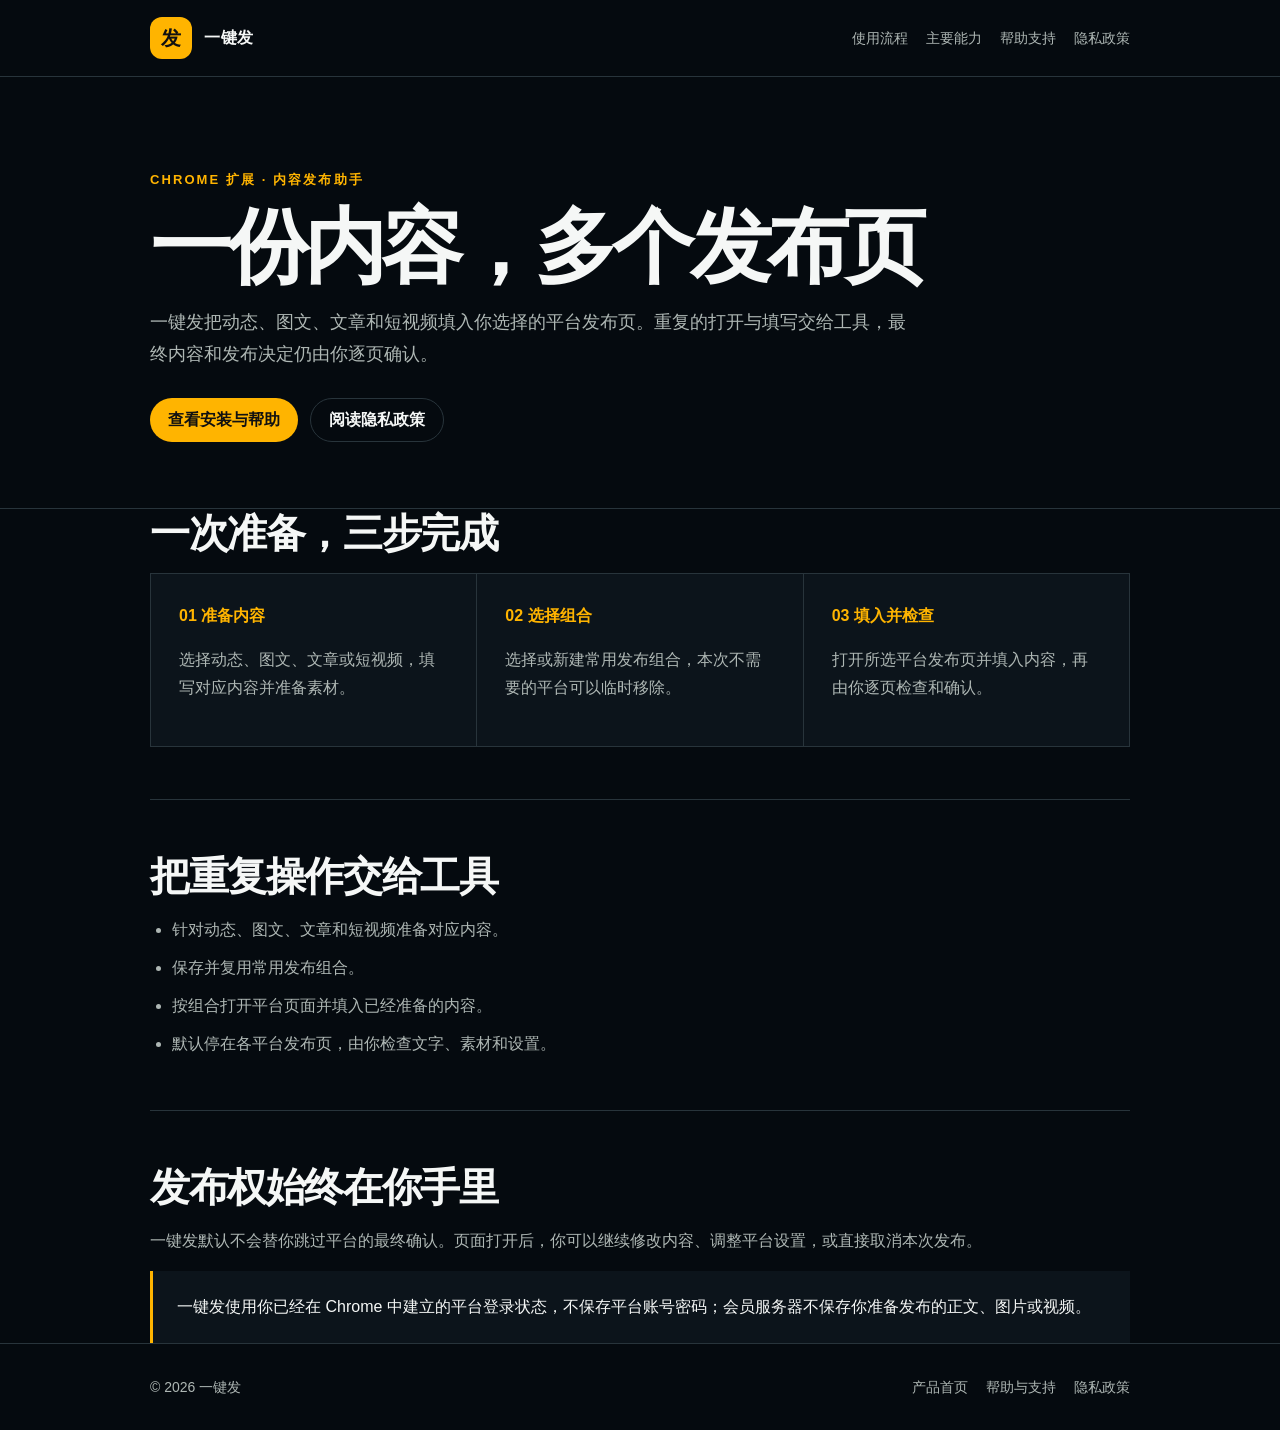
<file: index.html>
<!doctype html>
<html lang="zh-CN">
<head><meta charset="utf-8"><meta name="viewport" content="width=device-width,initial-scale=1"><title>一键发｜一次准备，多平台发布</title><meta name="description" content="一键发把动态、图文、文章和短视频填入多个内容平台发布页，由你逐页检查并确认发布。"><link rel="stylesheet" href="./styles.css"></head>
<body>
  <header><div class="shell nav"><a class="brand" href="./"><span class="brand-mark">发</span><span>一键发</span></a><nav aria-label="页面导航"><a href="#workflow">使用流程</a><a href="#capabilities">主要能力</a><a href="./support/">帮助支持</a><a href="./privacy/">隐私政策</a></nav></div></header>
  <div class="hero"><div class="shell"><span class="eyebrow">CHROME 扩展 · 内容发布助手</span><h1>一份内容，多个发布页</h1><p class="lead">一键发把动态、图文、文章和短视频填入你选择的平台发布页。重复的打开与填写交给工具，最终内容和发布决定仍由你逐页确认。</p><div class="actions"><a class="button" href="./support/">查看安装与帮助</a><a class="button secondary" href="./privacy/">阅读隐私政策</a></div></div></div>
  <main class="shell">
    <section id="workflow"><h2>一次准备，三步完成</h2><div class="steps"><article><b>01 准备内容</b><p>选择动态、图文、文章或短视频，填写对应内容并准备素材。</p></article><article><b>02 选择组合</b><p>选择或新建常用发布组合，本次不需要的平台可以临时移除。</p></article><article><b>03 填入并检查</b><p>打开所选平台发布页并填入内容，再由你逐页检查和确认。</p></article></div></section>
    <section id="capabilities"><h2>把重复操作交给工具</h2><ul><li>针对动态、图文、文章和短视频准备对应内容。</li><li>保存并复用常用发布组合。</li><li>按组合打开平台页面并填入已经准备的内容。</li><li>默认停在各平台发布页，由你检查文字、素材和设置。</li></ul></section>
    <section><h2>发布权始终在你手里</h2><p>一键发默认不会替你跳过平台的最终确认。页面打开后，你可以继续修改内容、调整平台设置，或直接取消本次发布。</p><div class="callout">一键发使用你已经在 Chrome 中建立的平台登录状态，不保存平台账号密码；会员服务器不保存你准备发布的正文、图片或视频。</div></section>
  </main>
  <footer><div class="shell footer"><span>© 2026 一键发</span><nav><a href="./">产品首页</a><a href="./support/">帮助与支持</a><a href="./privacy/">隐私政策</a></nav></div></footer>
</body>
</html>
</file>
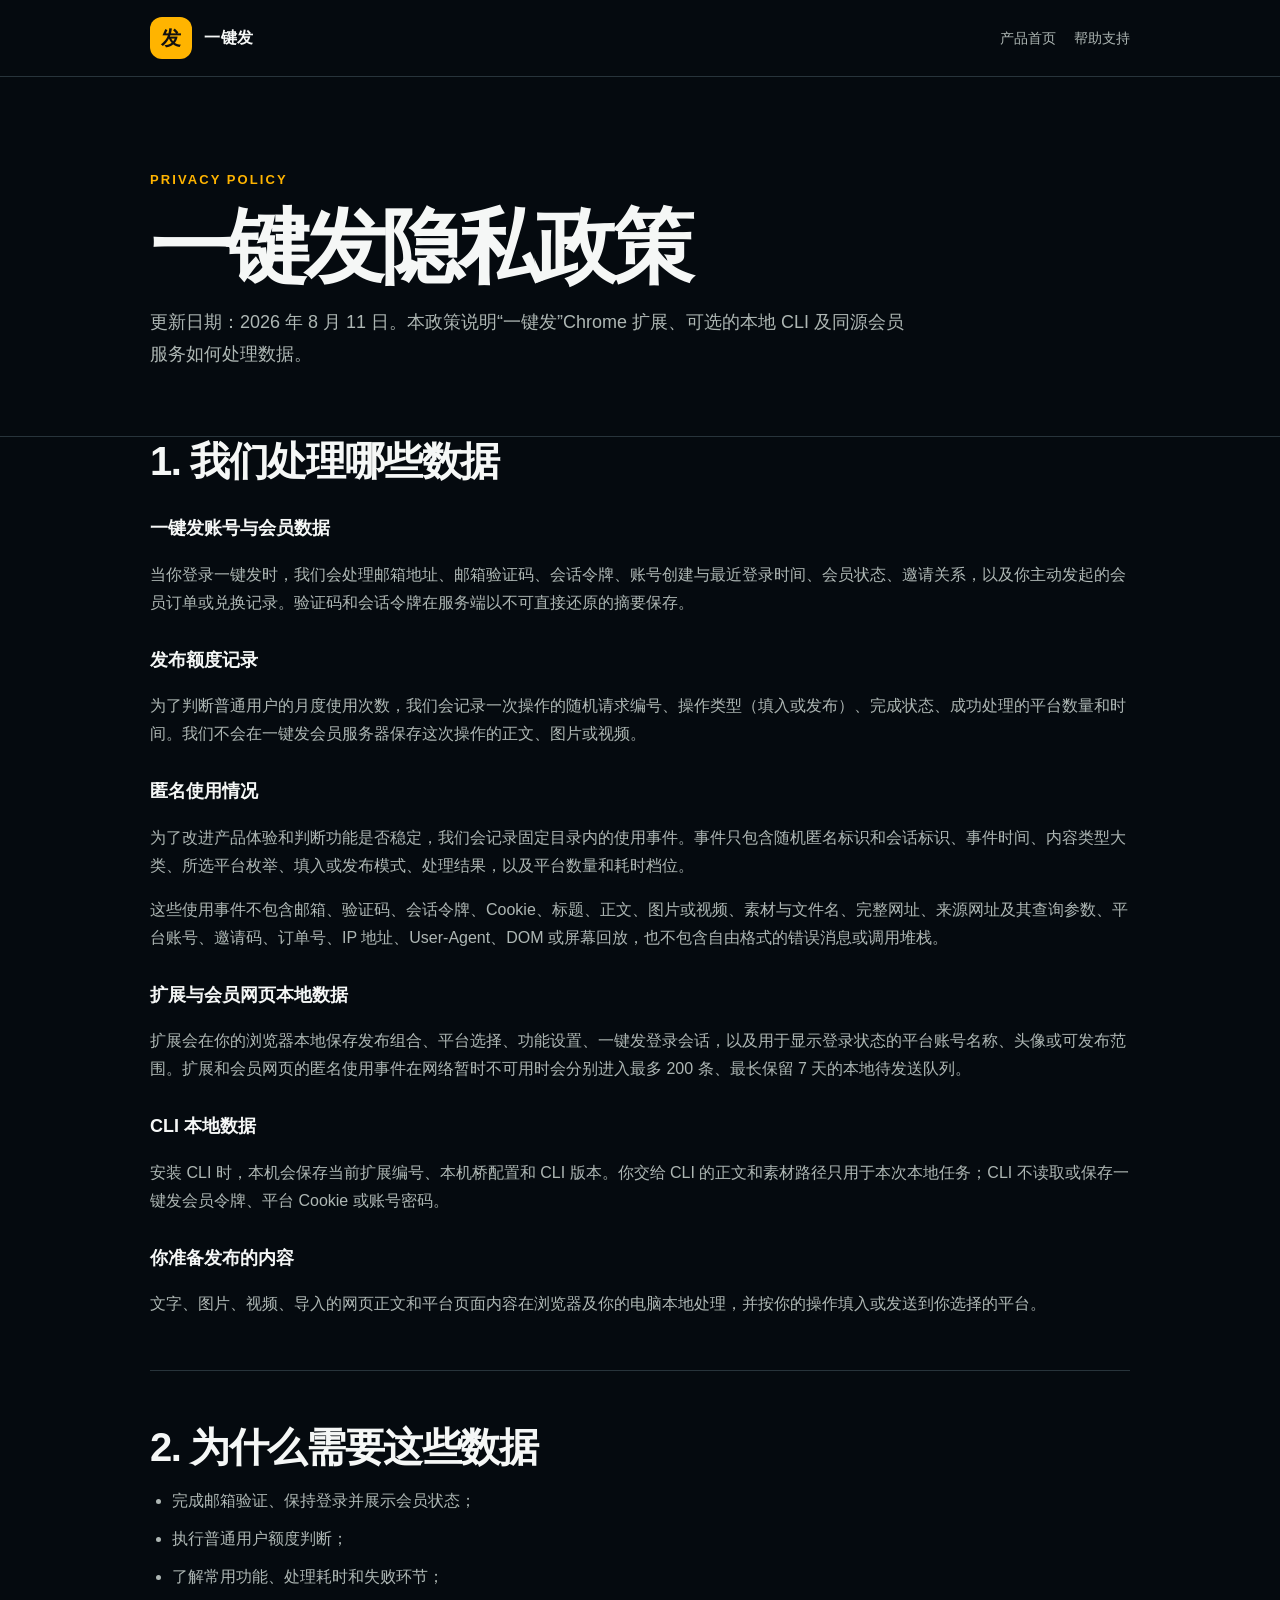
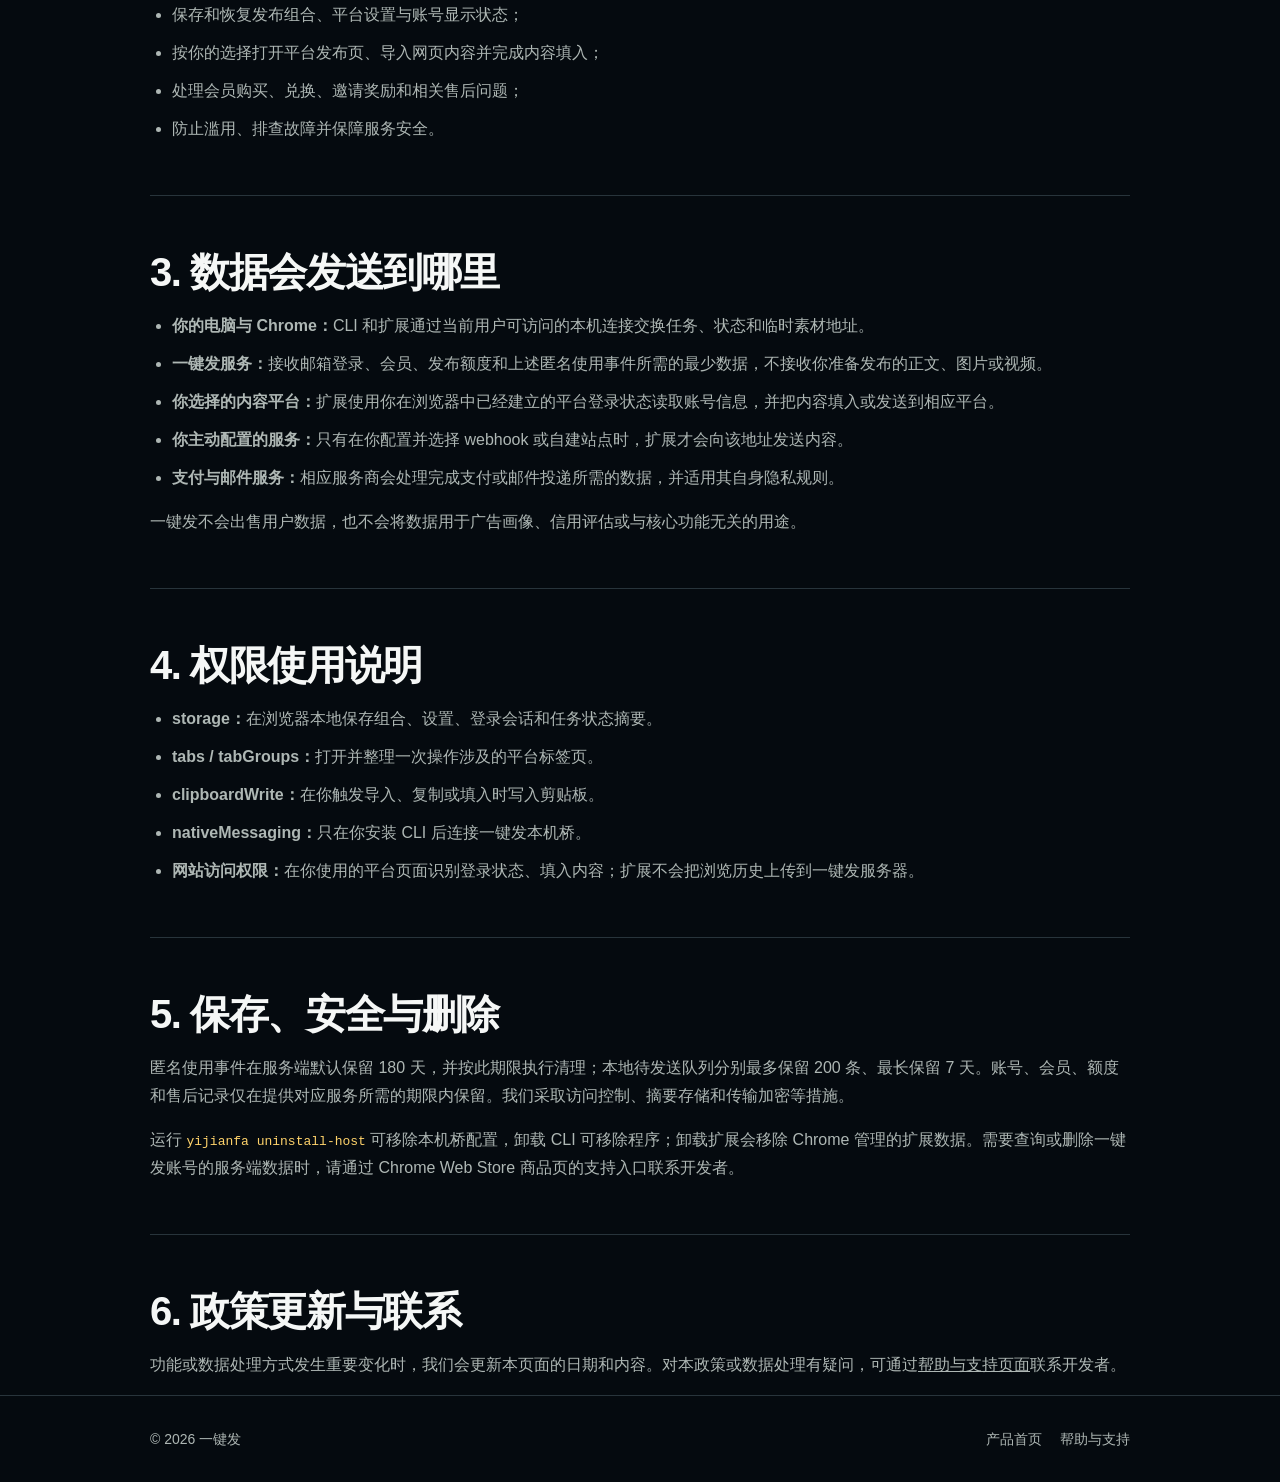
<file: privacy/index.html>
<!doctype html>
<html lang="zh-CN">
<head><meta charset="utf-8"><meta name="viewport" content="width=device-width,initial-scale=1"><title>隐私政策｜一键发</title><meta name="description" content="一键发 Chrome 扩展、可选本地 CLI 与会员服务的数据处理说明。"><link rel="stylesheet" href="../styles.css"></head>
<body>
  <header><div class="shell nav"><a class="brand" href="../"><span class="brand-mark">发</span><span>一键发</span></a><nav><a href="../">产品首页</a><a href="../support/">帮助支持</a></nav></div></header>
  <div class="hero"><div class="shell"><span class="eyebrow">PRIVACY POLICY</span><h1>一键发隐私政策</h1><p class="lead">更新日期：2026 年 8 月 11 日。本政策说明“一键发”Chrome 扩展、可选的本地 CLI 及同源会员服务如何处理数据。</p></div></div>
  <main class="shell">
    <section><h2>1. 我们处理哪些数据</h2><h3>一键发账号与会员数据</h3><p>当你登录一键发时，我们会处理邮箱地址、邮箱验证码、会话令牌、账号创建与最近登录时间、会员状态、邀请关系，以及你主动发起的会员订单或兑换记录。验证码和会话令牌在服务端以不可直接还原的摘要保存。</p><h3>发布额度记录</h3><p>为了判断普通用户的月度使用次数，我们会记录一次操作的随机请求编号、操作类型（填入或发布）、完成状态、成功处理的平台数量和时间。我们不会在一键发会员服务器保存这次操作的正文、图片或视频。</p><h3>匿名使用情况</h3><p>为了改进产品体验和判断功能是否稳定，我们会记录固定目录内的使用事件。事件只包含随机匿名标识和会话标识、事件时间、内容类型大类、所选平台枚举、填入或发布模式、处理结果，以及平台数量和耗时档位。</p><p>这些使用事件不包含邮箱、验证码、会话令牌、Cookie、标题、正文、图片或视频、素材与文件名、完整网址、来源网址及其查询参数、平台账号、邀请码、订单号、IP 地址、User-Agent、DOM 或屏幕回放，也不包含自由格式的错误消息或调用堆栈。</p><h3>扩展与会员网页本地数据</h3><p>扩展会在你的浏览器本地保存发布组合、平台选择、功能设置、一键发登录会话，以及用于显示登录状态的平台账号名称、头像或可发布范围。扩展和会员网页的匿名使用事件在网络暂时不可用时会分别进入最多 200 条、最长保留 7 天的本地待发送队列。</p><h3>CLI 本地数据</h3><p>安装 CLI 时，本机会保存当前扩展编号、本机桥配置和 CLI 版本。你交给 CLI 的正文和素材路径只用于本次本地任务；CLI 不读取或保存一键发会员令牌、平台 Cookie 或账号密码。</p><h3>你准备发布的内容</h3><p>文字、图片、视频、导入的网页正文和平台页面内容在浏览器及你的电脑本地处理，并按你的操作填入或发送到你选择的平台。</p></section>
    <section><h2>2. 为什么需要这些数据</h2><ul><li>完成邮箱验证、保持登录并展示会员状态；</li><li>执行普通用户额度判断；</li><li>了解常用功能、处理耗时和失败环节；</li><li>保存和恢复发布组合、平台设置与账号显示状态；</li><li>按你的选择打开平台发布页、导入网页内容并完成内容填入；</li><li>处理会员购买、兑换、邀请奖励和相关售后问题；</li><li>防止滥用、排查故障并保障服务安全。</li></ul></section>
    <section><h2>3. 数据会发送到哪里</h2><ul><li><strong>你的电脑与 Chrome：</strong>CLI 和扩展通过当前用户可访问的本机连接交换任务、状态和临时素材地址。</li><li><strong>一键发服务：</strong>接收邮箱登录、会员、发布额度和上述匿名使用事件所需的最少数据，不接收你准备发布的正文、图片或视频。</li><li><strong>你选择的内容平台：</strong>扩展使用你在浏览器中已经建立的平台登录状态读取账号信息，并把内容填入或发送到相应平台。</li><li><strong>你主动配置的服务：</strong>只有在你配置并选择 webhook 或自建站点时，扩展才会向该地址发送内容。</li><li><strong>支付与邮件服务：</strong>相应服务商会处理完成支付或邮件投递所需的数据，并适用其自身隐私规则。</li></ul><p>一键发不会出售用户数据，也不会将数据用于广告画像、信用评估或与核心功能无关的用途。</p></section>
    <section><h2>4. 权限使用说明</h2><ul><li><strong>storage：</strong>在浏览器本地保存组合、设置、登录会话和任务状态摘要。</li><li><strong>tabs / tabGroups：</strong>打开并整理一次操作涉及的平台标签页。</li><li><strong>clipboardWrite：</strong>在你触发导入、复制或填入时写入剪贴板。</li><li><strong>nativeMessaging：</strong>只在你安装 CLI 后连接一键发本机桥。</li><li><strong>网站访问权限：</strong>在你使用的平台页面识别登录状态、填入内容；扩展不会把浏览历史上传到一键发服务器。</li></ul></section>
    <section><h2>5. 保存、安全与删除</h2><p>匿名使用事件在服务端默认保留 180 天，并按此期限执行清理；本地待发送队列分别最多保留 200 条、最长保留 7 天。账号、会员、额度和售后记录仅在提供对应服务所需的期限内保留。我们采取访问控制、摘要存储和传输加密等措施。</p><p>运行 <code>yijianfa uninstall-host</code> 可移除本机桥配置，卸载 CLI 可移除程序；卸载扩展会移除 Chrome 管理的扩展数据。需要查询或删除一键发账号的服务端数据时，请通过 Chrome Web Store 商品页的支持入口联系开发者。</p></section>
    <section><h2>6. 政策更新与联系</h2><p>功能或数据处理方式发生重要变化时，我们会更新本页面的日期和内容。对本政策或数据处理有疑问，可通过<a href="../support/">帮助与支持页面</a>联系开发者。</p></section>
  </main>
  <footer><div class="shell footer"><span>© 2026 一键发</span><nav><a href="../">产品首页</a><a href="../support/">帮助与支持</a></nav></div></footer>
</body>
</html>
</file>
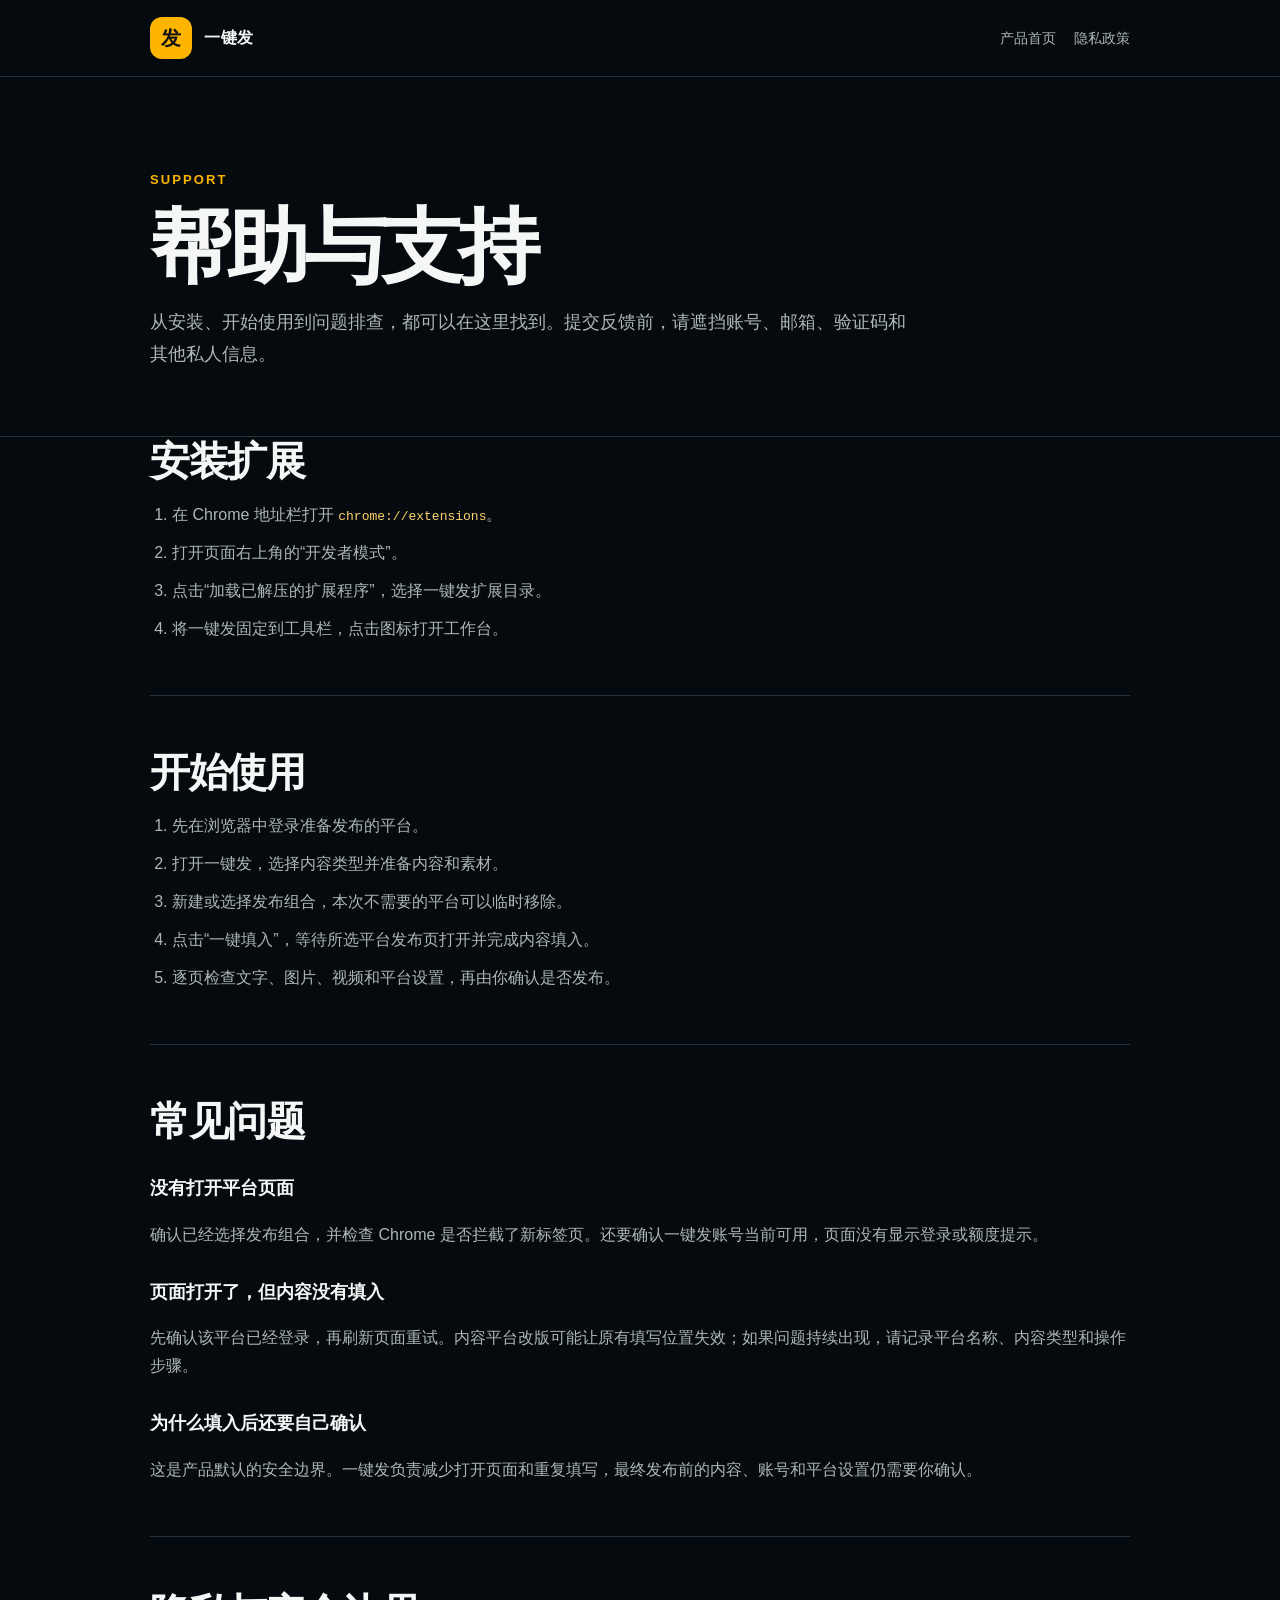
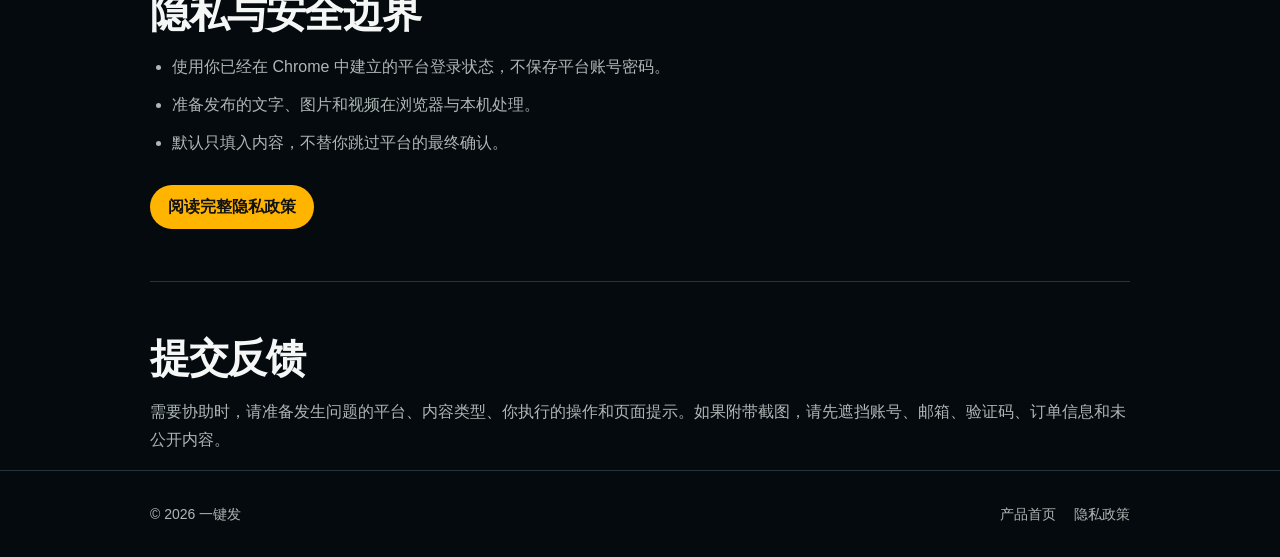
<file: support/index.html>
<!doctype html>
<html lang="zh-CN">
<head><meta charset="utf-8"><meta name="viewport" content="width=device-width,initial-scale=1"><title>帮助与支持｜一键发</title><meta name="description" content="一键发的安装、使用、常见问题、隐私安全边界与反馈说明。"><link rel="stylesheet" href="../styles.css"></head>
<body>
  <header><div class="shell nav"><a class="brand" href="../"><span class="brand-mark">发</span><span>一键发</span></a><nav><a href="../">产品首页</a><a href="../privacy/">隐私政策</a></nav></div></header>
  <div class="hero"><div class="shell"><span class="eyebrow">SUPPORT</span><h1>帮助与支持</h1><p class="lead">从安装、开始使用到问题排查，都可以在这里找到。提交反馈前，请遮挡账号、邮箱、验证码和其他私人信息。</p></div></div>
  <main class="shell">
    <section><h2>安装扩展</h2><ol><li>在 Chrome 地址栏打开 <code>chrome://extensions</code>。</li><li>打开页面右上角的“开发者模式”。</li><li>点击“加载已解压的扩展程序”，选择一键发扩展目录。</li><li>将一键发固定到工具栏，点击图标打开工作台。</li></ol></section>
    <section><h2>开始使用</h2><ol><li>先在浏览器中登录准备发布的平台。</li><li>打开一键发，选择内容类型并准备内容和素材。</li><li>新建或选择发布组合，本次不需要的平台可以临时移除。</li><li>点击“一键填入”，等待所选平台发布页打开并完成内容填入。</li><li>逐页检查文字、图片、视频和平台设置，再由你确认是否发布。</li></ol></section>
    <section><h2>常见问题</h2><h3>没有打开平台页面</h3><p>确认已经选择发布组合，并检查 Chrome 是否拦截了新标签页。还要确认一键发账号当前可用，页面没有显示登录或额度提示。</p><h3>页面打开了，但内容没有填入</h3><p>先确认该平台已经登录，再刷新页面重试。内容平台改版可能让原有填写位置失效；如果问题持续出现，请记录平台名称、内容类型和操作步骤。</p><h3>为什么填入后还要自己确认</h3><p>这是产品默认的安全边界。一键发负责减少打开页面和重复填写，最终发布前的内容、账号和平台设置仍需要你确认。</p></section>
    <section><h2>隐私与安全边界</h2><ul><li>使用你已经在 Chrome 中建立的平台登录状态，不保存平台账号密码。</li><li>准备发布的文字、图片和视频在浏览器与本机处理。</li><li>默认只填入内容，不替你跳过平台的最终确认。</li></ul><div class="actions"><a class="button" href="../privacy/">阅读完整隐私政策</a></div></section>
    <section><h2>提交反馈</h2><p>需要协助时，请准备发生问题的平台、内容类型、你执行的操作和页面提示。如果附带截图，请先遮挡账号、邮箱、验证码、订单信息和未公开内容。</p></section>
  </main>
  <footer><div class="shell footer"><span>© 2026 一键发</span><nav><a href="../">产品首页</a><a href="../privacy/">隐私政策</a></nav></div></footer>
</body>
</html>
</file>
<file: styles.css>
:root { color-scheme: dark; --bg:#050a0f; --panel:#0c141b; --ink:#f5f7f6; --muted:#aeb7b4; --line:#28343b; --accent:#ffb400; }
* { box-sizing: border-box; }
html { background: var(--bg); scroll-behavior: smooth; }
body { margin: 0; background: var(--bg); color: var(--ink); font-family: "PingFang SC", "Noto Sans CJK SC", sans-serif; line-height: 1.75; }
a { color: inherit; }
.shell { width: min(100% - 40px, 980px); margin: 0 auto; }
header { border-bottom: 1px solid var(--line); }
.nav { min-height: 76px; display:flex; align-items:center; justify-content:space-between; gap:20px; }
.brand { display:flex; align-items:center; gap:12px; text-decoration:none; font-weight:800; letter-spacing:.04em; }
.brand-mark { display:grid; place-items:center; width:42px; height:42px; border-radius:12px; background:var(--accent); color:#111; font-size:20px; }
nav { display:flex; flex-wrap:wrap; gap:18px; }
nav a { color:var(--muted); text-decoration:none; font-size:14px; }
.hero { padding:88px 0 66px; border-bottom:1px solid var(--line); }
.eyebrow { color:var(--accent); font-size:13px; font-weight:800; letter-spacing:.16em; }
h1 { margin:12px 0 18px; max-width:820px; font-size:clamp(44px,8vw,82px); letter-spacing:-.06em; line-height:1.03; }
.lead { max-width:760px; margin:0; color:var(--muted); font-size:18px; }
main > .shell { padding:60px 0 90px; }
section + section { margin-top:52px; padding-top:52px; border-top:1px solid var(--line); }
h2 { margin:0 0 16px; font-size:clamp(27px,4vw,40px); letter-spacing:-.035em; line-height:1.2; }
h3 { margin:28px 0 8px; font-size:18px; }
p, li { color:var(--muted); }
ul, ol { display:grid; gap:10px; padding-left:22px; }
.steps { display:grid; grid-template-columns:repeat(3,1fr); gap:1px; padding:1px; background:var(--line); }
.steps article { background:var(--panel); padding:28px; }
.steps b { display:block; margin-bottom:10px; color:var(--accent); }
.callout { padding:22px 24px; border-left:3px solid var(--accent); background:var(--panel); }
.actions { display:flex; flex-wrap:wrap; gap:12px; margin-top:28px; }
.button { display:inline-flex; align-items:center; min-height:44px; padding:0 18px; border-radius:999px; background:var(--accent); color:#111; text-decoration:none; font-weight:800; }
.button.secondary { border:1px solid var(--line); background:transparent; color:var(--ink); }
footer { border-top:1px solid var(--line); }
.footer { min-height:86px; display:flex; align-items:center; justify-content:space-between; gap:20px; color:var(--muted); font-size:14px; }
code { color:#ffd36b; }
@media (max-width:700px) { .nav,.footer { align-items:flex-start; flex-direction:column; padding:18px 0; } .hero { padding:62px 0 46px; } .steps { grid-template-columns:1fr; } }
</file>
